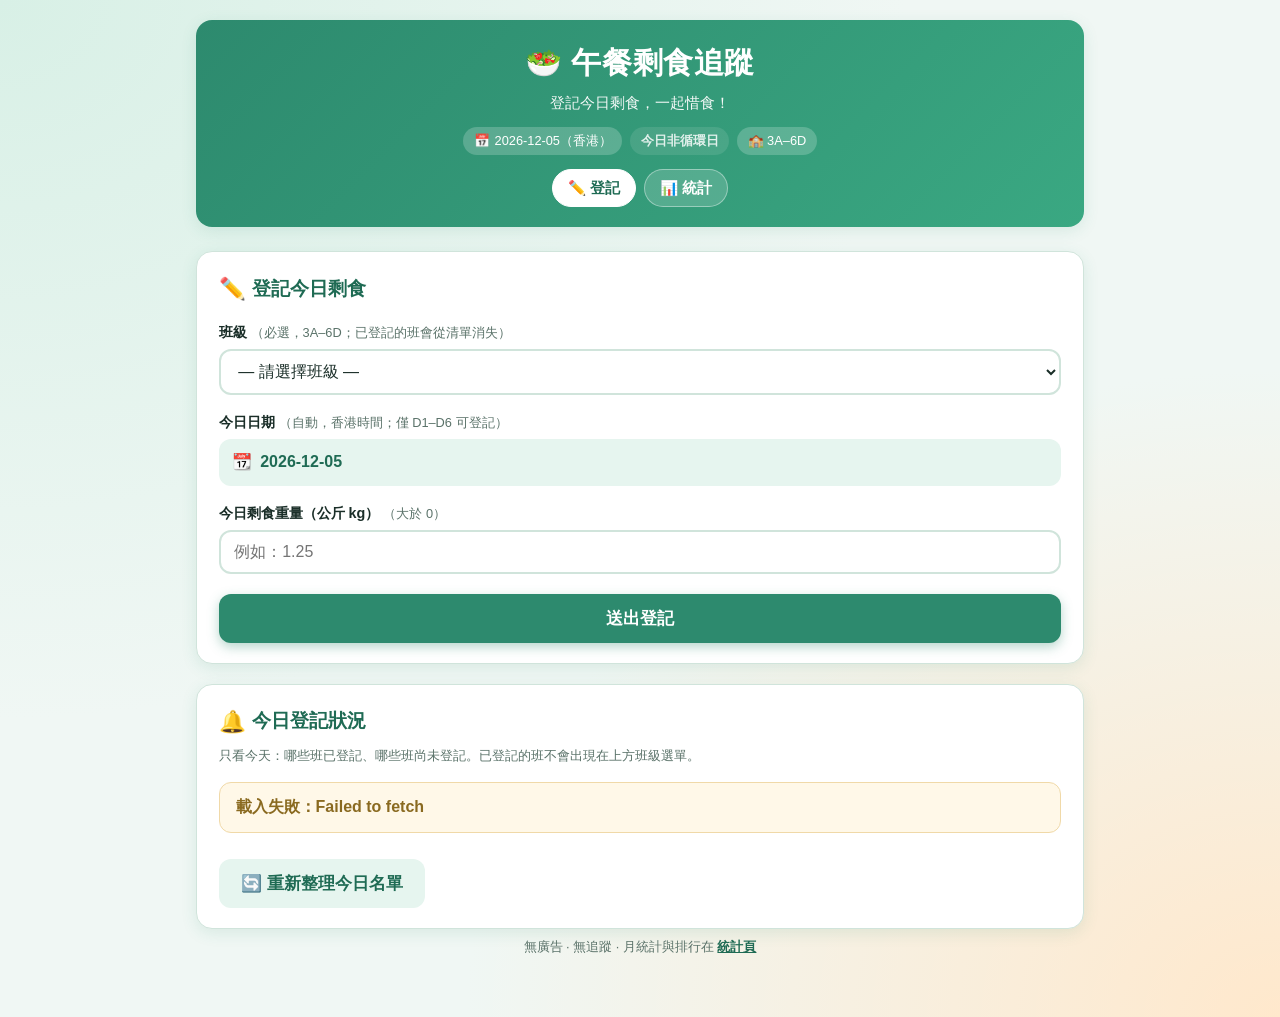
<file: index.html>
<!DOCTYPE html>
<html lang="zh-Hant">
<head>
  <meta charset="UTF-8" />
  <meta name="viewport" content="width=device-width, initial-scale=1" />
  <meta name="description" content="校園午餐剩食追蹤 — 登記今日剩食" />
  <meta name="robots" content="noindex, nofollow" />
  <title>午餐剩食追蹤｜登記</title>
  <link rel="stylesheet" href="styles.css" />
</head>
<body data-page="record">
  <div class="wrap">
    <header class="site-header">
      <h1>🥗 午餐剩食追蹤</h1>
      <p class="subtitle">登記今日剩食，一起惜食！</p>
      <div class="badge-row">
        <span class="badge">📅 <span id="header-date">—</span></span>
        <span class="badge" id="cycle-day-badge" hidden>—</span>
        <span class="badge">🏫 3A–6D</span>
      </div>
      <nav class="page-nav" aria-label="頁面">
        <a class="page-nav-link is-current" href="index.html" aria-current="page">✏️ 登記</a>
        <a class="page-nav-link" href="stats.html">📊 統計</a>
      </nav>
    </header>

    <div id="mock-banner" class="mock-banner" role="status">
      🧪 目前為<strong>示範模式</strong>（資料存在本機瀏覽器）。正式使用請在 config.js 關閉 USE_MOCK 並填入 Apps Script 網址。
    </div>

    <main>
      <section class="card" aria-labelledby="form-title">
        <h2 id="form-title"><span class="emoji">✏️</span> 登記今日剩食</h2>
        <form id="waste-form" class="form-grid" novalidate>
          <div>
            <label for="class-select">班級 <span class="hint">（必選，3A–6D；已登記的班會從清單消失）</span></label>
            <select id="class-select" name="class" required>
              <option value="">載入今日名單…</option>
            </select>
          </div>

          <div>
            <label>今日日期 <span class="hint">（自動，香港時間；僅 D1–D6 可登記）</span></label>
            <div class="date-display" id="today-display" aria-live="polite">
              <span>📆</span>
              <span id="today-date">—</span>
            </div>
          </div>

          <div>
            <label for="weight-input">
              今日剩食重量（公斤 kg）
              <span class="hint">（大於 0）</span>
            </label>
            <input
              id="weight-input"
              name="weight"
              type="number"
              inputmode="decimal"
              min="0.01"
              step="0.01"
              placeholder="例如：1.25"
              required
            />
          </div>

          <div class="actions">
            <button type="submit" class="btn btn-primary" id="submit-btn" disabled>
              送出登記
            </button>
          </div>
        </form>

        <div id="feedback" class="feedback" role="status" aria-live="polite">
          <p class="title" id="feedback-title"></p>
          <p class="msg" id="feedback-msg"></p>
          <div class="stats-line" id="feedback-stats" hidden></div>
        </div>
      </section>

      <section class="card" aria-labelledby="today-status-title">
        <h2 id="today-status-title"><span class="emoji">🔔</span> 今日登記狀況</h2>
        <p class="hint" style="margin: -0.5rem 0 1rem">
          只看今天：哪些班已登記、哪些班尚未登記。已登記的班不會出現在上方班級選單。
        </p>
        <p id="today-missing-status" class="today-missing-status">載入中…</p>
        <p class="today-group-label" id="today-missing-label" hidden>尚未登記</p>
        <div id="today-missing-list" class="today-missing-list" hidden></div>
        <p class="today-group-label" id="today-submitted-label" hidden>已登記</p>
        <p id="today-submitted-status" class="today-submitted-status" hidden></p>
        <div id="today-submitted-list" class="today-missing-list" hidden></div>
        <div class="actions" style="margin-top: 0.9rem">
          <button type="button" class="btn btn-secondary" id="refresh-today-btn">
            🔄 重新整理今日名單
          </button>
        </div>
      </section>
    </main>

    <p class="footer-note">
      無廣告 · 無追蹤 · 月統計與排行在 <a href="stats.html">統計頁</a>
    </p>
  </div>

  <script src="config.js"></script>
  <script src="app.js"></script>
</body>
</html>
</file>
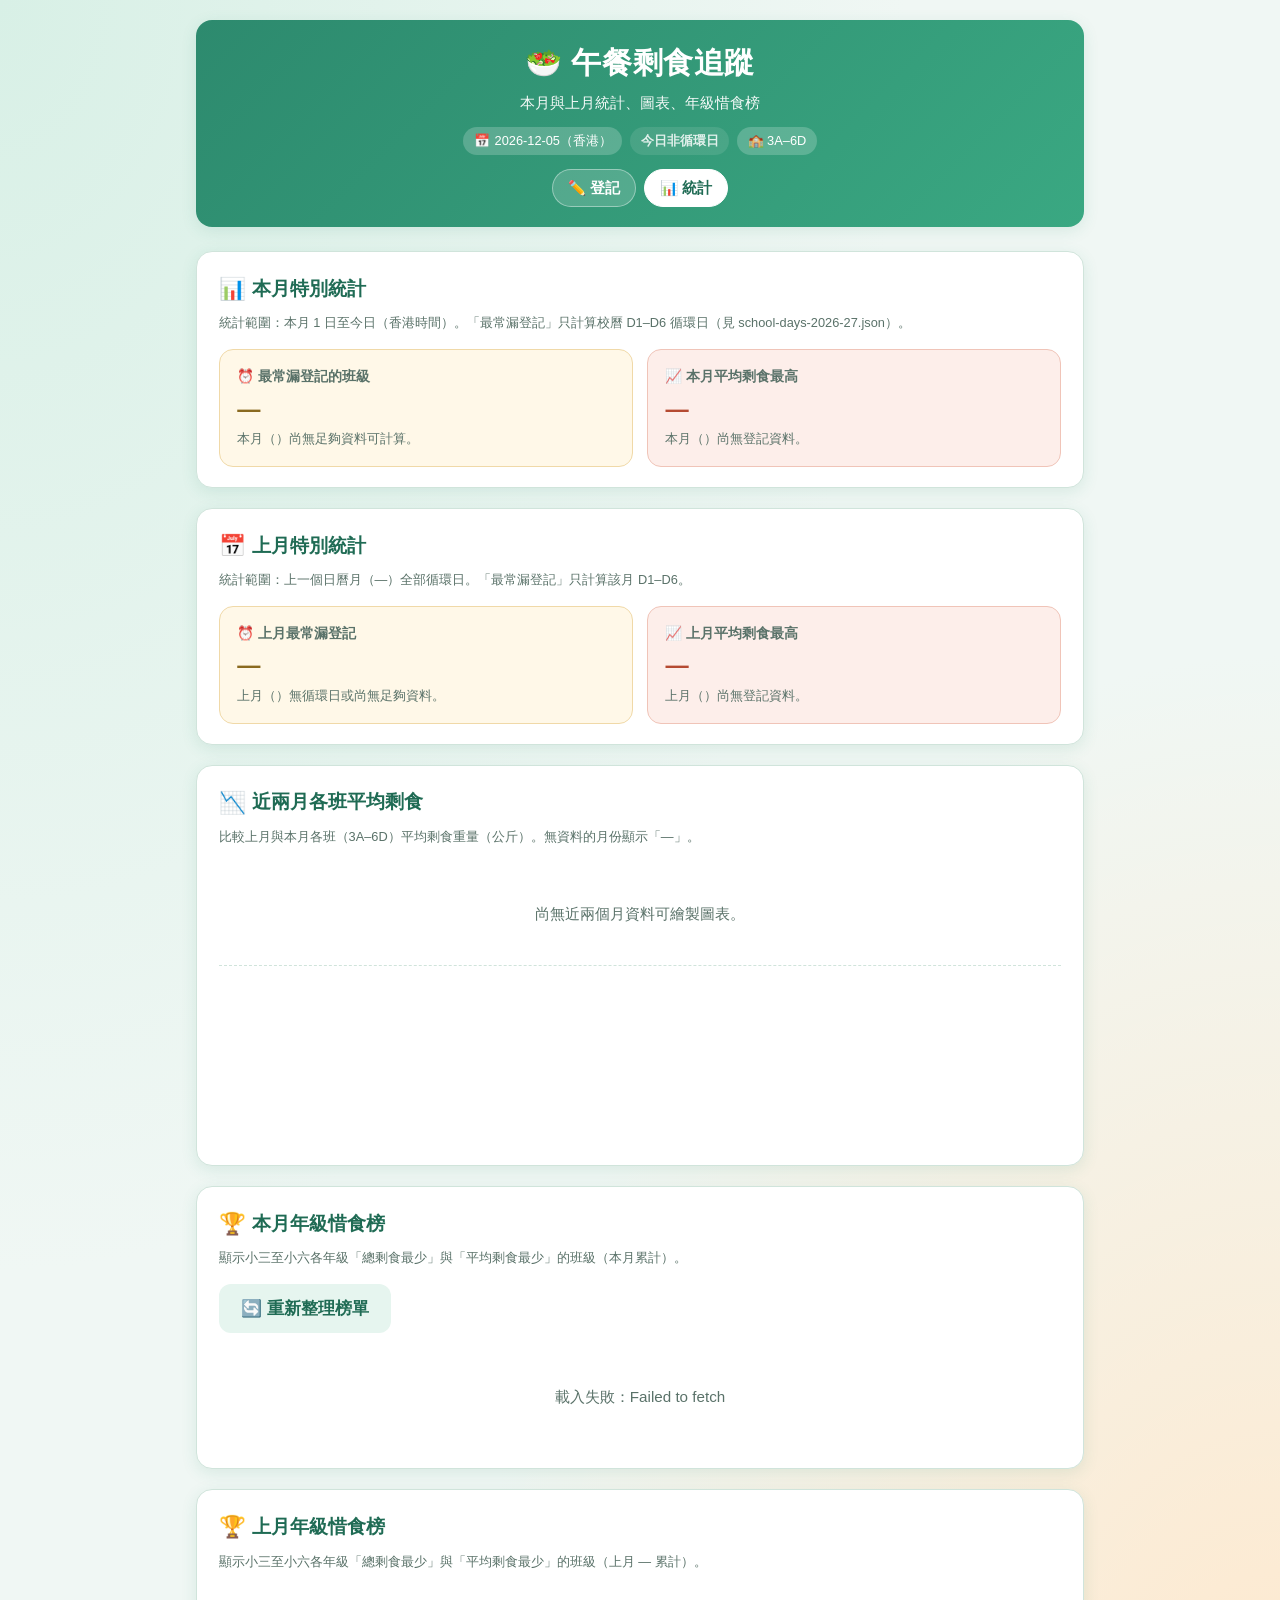
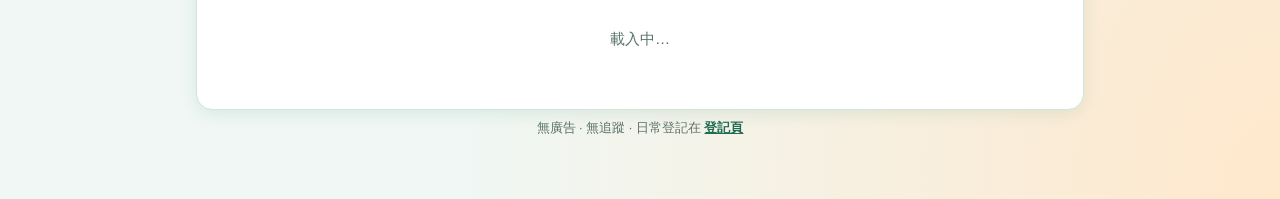
<file: stats.html>
<!DOCTYPE html>
<html lang="zh-Hant">
<head>
  <meta charset="UTF-8" />
  <meta name="viewport" content="width=device-width, initial-scale=1" />
  <meta name="description" content="校園午餐剩食追蹤 — 月統計與排行" />
  <meta name="robots" content="noindex, nofollow" />
  <title>午餐剩食追蹤｜統計</title>
  <link rel="stylesheet" href="styles.css" />
</head>
<body data-page="stats">
  <div class="wrap">
    <header class="site-header">
      <h1>🥗 午餐剩食追蹤</h1>
      <p class="subtitle">本月與上月統計、圖表、年級惜食榜</p>
      <div class="badge-row">
        <span class="badge">📅 <span id="header-date">—</span></span>
        <span class="badge" id="cycle-day-badge" hidden>—</span>
        <span class="badge">🏫 3A–6D</span>
      </div>
      <nav class="page-nav" aria-label="頁面">
        <a class="page-nav-link" href="index.html">✏️ 登記</a>
        <a class="page-nav-link is-current" href="stats.html" aria-current="page">📊 統計</a>
      </nav>
    </header>

    <div id="mock-banner" class="mock-banner" role="status">
      🧪 目前為<strong>示範模式</strong>（資料存在本機瀏覽器）。正式使用請在 config.js 關閉 USE_MOCK 並填入 Apps Script 網址。
    </div>

    <main>
      <section class="card" aria-labelledby="extra-stats-title">
        <h2 id="extra-stats-title"><span class="emoji">📊</span> 本月特別統計</h2>
        <p class="hint" style="margin: -0.5rem 0 1rem">
          統計範圍：本月 1 日至今日（香港時間）。「最常漏登記」只計算校曆 D1–D6 循環日（見 school-days-2026-27.json）。
        </p>
        <div class="extra-stats-grid">
          <div class="stat-tile stat-missed" id="most-missed-card">
            <div class="stat-tile-label">⏰ 最常漏登記的班級</div>
            <div class="stat-tile-value" id="most-missed-value">—</div>
            <div class="stat-tile-detail" id="most-missed-detail">載入中…</div>
          </div>
          <div class="stat-tile stat-high-avg" id="highest-avg-card">
            <div class="stat-tile-label">📈 本月平均剩食最高</div>
            <div class="stat-tile-value" id="highest-avg-value">—</div>
            <div class="stat-tile-detail" id="highest-avg-detail">載入中…</div>
          </div>
        </div>
      </section>

      <section class="card" aria-labelledby="last-month-stats-title">
        <h2 id="last-month-stats-title"><span class="emoji">📅</span> 上月特別統計</h2>
        <p class="hint" style="margin: -0.5rem 0 1rem">
          統計範圍：上一個日曆月（<span id="last-month-label">—</span>）全部循環日。「最常漏登記」只計算該月 D1–D6。
        </p>
        <div class="extra-stats-grid">
          <div class="stat-tile stat-missed" id="last-most-missed-card">
            <div class="stat-tile-label">⏰ 上月最常漏登記</div>
            <div class="stat-tile-value" id="last-most-missed-value">—</div>
            <div class="stat-tile-detail" id="last-most-missed-detail">載入中…</div>
          </div>
          <div class="stat-tile stat-high-avg" id="last-highest-avg-card">
            <div class="stat-tile-label">📈 上月平均剩食最高</div>
            <div class="stat-tile-value" id="last-highest-avg-value">—</div>
            <div class="stat-tile-detail" id="last-highest-avg-detail">載入中…</div>
          </div>
        </div>
      </section>

      <section class="card" aria-labelledby="chart-title">
        <h2 id="chart-title"><span class="emoji">📉</span> 近兩月各班平均剩食</h2>
        <p class="hint" style="margin: -0.5rem 0 1rem">
          比較上月與本月各班（3A–6D）平均剩食重量（公斤）。無資料的月份顯示「—」。
        </p>
        <div id="chart-legend" class="chart-legend" aria-hidden="false"></div>
        <p class="empty-state" id="chart-empty">載入中…</p>
        <div id="chart-body" class="chart-body" role="img" aria-label="近兩月各班平均剩食柱狀圖"></div>
      </section>

      <section class="card" aria-labelledby="dash-title">
        <h2 id="dash-title"><span class="emoji">🏆</span> 本月年級惜食榜</h2>
        <p class="hint" style="margin: -0.5rem 0 1rem">
          顯示小三至小六各年級「總剩食最少」與「平均剩食最少」的班級（本月累計）。
        </p>
        <div class="actions" style="margin-bottom: 0.85rem">
          <button type="button" class="btn btn-secondary" id="refresh-btn">
            🔄 重新整理榜單
          </button>
        </div>
        <div class="leaderboard" id="leaderboard">
          <p class="empty-state" id="lb-empty">載入中…</p>
          <table id="lb-table" hidden>
            <thead>
              <tr>
                <th>年級</th>
                <th>總量最少 🥇</th>
                <th>總量 (kg)</th>
                <th>平均最少 ⭐</th>
                <th>平均 (kg)</th>
              </tr>
            </thead>
            <tbody id="lb-body"></tbody>
          </table>
        </div>
      </section>

      <section class="card" aria-labelledby="last-dash-title">
        <h2 id="last-dash-title"><span class="emoji">🏆</span> 上月年級惜食榜</h2>
        <p class="hint" style="margin: -0.5rem 0 1rem">
          顯示小三至小六各年級「總剩食最少」與「平均剩食最少」的班級（上月 <span id="last-grade-month-label">—</span> 累計）。
        </p>
        <div class="leaderboard" id="last-leaderboard">
          <p class="empty-state" id="last-lb-empty">載入中…</p>
          <table id="last-lb-table" hidden>
            <thead>
              <tr>
                <th>年級</th>
                <th>總量最少 🥇</th>
                <th>總量 (kg)</th>
                <th>平均最少 ⭐</th>
                <th>平均 (kg)</th>
              </tr>
            </thead>
            <tbody id="last-lb-body"></tbody>
          </table>
        </div>
      </section>
    </main>

    <p class="footer-note">
      無廣告 · 無追蹤 · 日常登記在 <a href="index.html">登記頁</a>
    </p>
  </div>

  <script src="config.js"></script>
  <script src="app.js"></script>
</body>
</html>
</file>
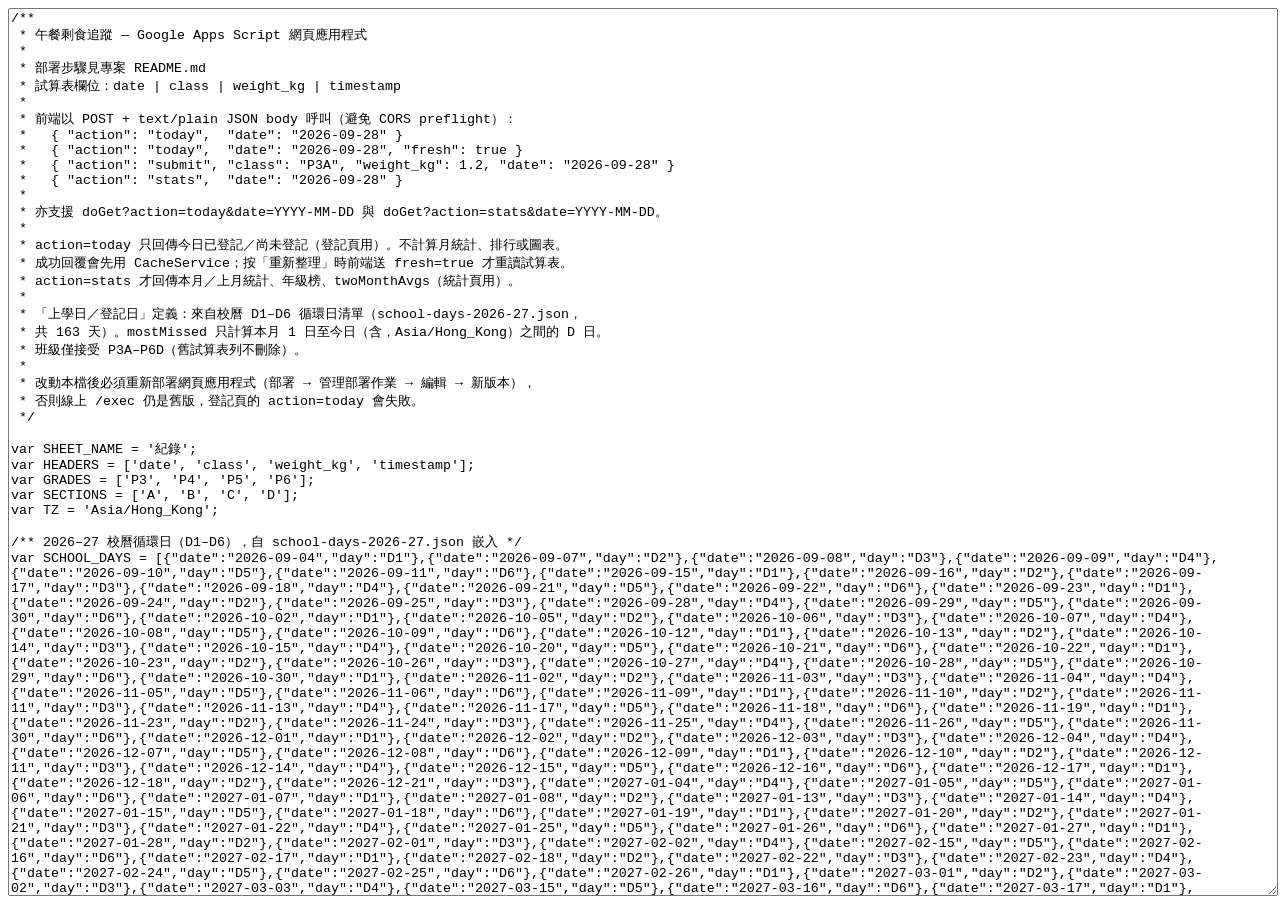
<file: apps-script/source.html>
<!doctype html><meta charset="utf-8"><textarea id="t" style="width:100%;height:98vh">/**
 * 午餐剩食追蹤 — Google Apps Script 網頁應用程式
 *
 * 部署步驟見專案 README.md
 * 試算表欄位：date | class | weight_kg | timestamp
 *
 * 前端以 POST + text/plain JSON body 呼叫（避免 CORS preflight）：
 *   { &quot;action&quot;: &quot;today&quot;,  &quot;date&quot;: &quot;2026-09-28&quot; }
 *   { &quot;action&quot;: &quot;today&quot;,  &quot;date&quot;: &quot;2026-09-28&quot;, &quot;fresh&quot;: true }
 *   { &quot;action&quot;: &quot;submit&quot;, &quot;class&quot;: &quot;P3A&quot;, &quot;weight_kg&quot;: 1.2, &quot;date&quot;: &quot;2026-09-28&quot; }
 *   { &quot;action&quot;: &quot;stats&quot;,  &quot;date&quot;: &quot;2026-09-28&quot; }
 *
 * 亦支援 doGet?action=today&amp;date=YYYY-MM-DD 與 doGet?action=stats&amp;date=YYYY-MM-DD。
 *
 * action=today 只回傳今日已登記／尚未登記（登記頁用）。不計算月統計、排行或圖表。
 * 成功回覆會先用 CacheService；按「重新整理」時前端送 fresh=true 才重讀試算表。
 * action=stats 才回傳本月／上月統計、年級榜、twoMonthAvgs（統計頁用）。
 *
 * 「上學日／登記日」定義：來自校曆 D1–D6 循環日清單（school-days-2026-27.json，
 * 共 163 天）。mostMissed 只計算本月 1 日至今日（含，Asia/Hong_Kong）之間的 D 日。
 * 班級僅接受 P3A–P6D（舊試算表列不刪除）。
 *
 * 改動本檔後必須重新部署網頁應用程式（部署 → 管理部署作業 → 編輯 → 新版本），
 * 否則線上 /exec 仍是舊版，登記頁的 action=today 會失敗。
 */

var SHEET_NAME = &#x27;紀錄&#x27;;
var HEADERS = [&#x27;date&#x27;, &#x27;class&#x27;, &#x27;weight_kg&#x27;, &#x27;timestamp&#x27;];
var GRADES = [&#x27;P3&#x27;, &#x27;P4&#x27;, &#x27;P5&#x27;, &#x27;P6&#x27;];
var SECTIONS = [&#x27;A&#x27;, &#x27;B&#x27;, &#x27;C&#x27;, &#x27;D&#x27;];
var TZ = &#x27;Asia/Hong_Kong&#x27;;

/** 2026–27 校曆循環日（D1–D6），自 school-days-2026-27.json 嵌入 */
var SCHOOL_DAYS = [{&quot;date&quot;:&quot;2026-09-04&quot;,&quot;day&quot;:&quot;D1&quot;},{&quot;date&quot;:&quot;2026-09-07&quot;,&quot;day&quot;:&quot;D2&quot;},{&quot;date&quot;:&quot;2026-09-08&quot;,&quot;day&quot;:&quot;D3&quot;},{&quot;date&quot;:&quot;2026-09-09&quot;,&quot;day&quot;:&quot;D4&quot;},{&quot;date&quot;:&quot;2026-09-10&quot;,&quot;day&quot;:&quot;D5&quot;},{&quot;date&quot;:&quot;2026-09-11&quot;,&quot;day&quot;:&quot;D6&quot;},{&quot;date&quot;:&quot;2026-09-15&quot;,&quot;day&quot;:&quot;D1&quot;},{&quot;date&quot;:&quot;2026-09-16&quot;,&quot;day&quot;:&quot;D2&quot;},{&quot;date&quot;:&quot;2026-09-17&quot;,&quot;day&quot;:&quot;D3&quot;},{&quot;date&quot;:&quot;2026-09-18&quot;,&quot;day&quot;:&quot;D4&quot;},{&quot;date&quot;:&quot;2026-09-21&quot;,&quot;day&quot;:&quot;D5&quot;},{&quot;date&quot;:&quot;2026-09-22&quot;,&quot;day&quot;:&quot;D6&quot;},{&quot;date&quot;:&quot;2026-09-23&quot;,&quot;day&quot;:&quot;D1&quot;},{&quot;date&quot;:&quot;2026-09-24&quot;,&quot;day&quot;:&quot;D2&quot;},{&quot;date&quot;:&quot;2026-09-25&quot;,&quot;day&quot;:&quot;D3&quot;},{&quot;date&quot;:&quot;2026-09-28&quot;,&quot;day&quot;:&quot;D4&quot;},{&quot;date&quot;:&quot;2026-09-29&quot;,&quot;day&quot;:&quot;D5&quot;},{&quot;date&quot;:&quot;2026-09-30&quot;,&quot;day&quot;:&quot;D6&quot;},{&quot;date&quot;:&quot;2026-10-02&quot;,&quot;day&quot;:&quot;D1&quot;},{&quot;date&quot;:&quot;2026-10-05&quot;,&quot;day&quot;:&quot;D2&quot;},{&quot;date&quot;:&quot;2026-10-06&quot;,&quot;day&quot;:&quot;D3&quot;},{&quot;date&quot;:&quot;2026-10-07&quot;,&quot;day&quot;:&quot;D4&quot;},{&quot;date&quot;:&quot;2026-10-08&quot;,&quot;day&quot;:&quot;D5&quot;},{&quot;date&quot;:&quot;2026-10-09&quot;,&quot;day&quot;:&quot;D6&quot;},{&quot;date&quot;:&quot;2026-10-12&quot;,&quot;day&quot;:&quot;D1&quot;},{&quot;date&quot;:&quot;2026-10-13&quot;,&quot;day&quot;:&quot;D2&quot;},{&quot;date&quot;:&quot;2026-10-14&quot;,&quot;day&quot;:&quot;D3&quot;},{&quot;date&quot;:&quot;2026-10-15&quot;,&quot;day&quot;:&quot;D4&quot;},{&quot;date&quot;:&quot;2026-10-20&quot;,&quot;day&quot;:&quot;D5&quot;},{&quot;date&quot;:&quot;2026-10-21&quot;,&quot;day&quot;:&quot;D6&quot;},{&quot;date&quot;:&quot;2026-10-22&quot;,&quot;day&quot;:&quot;D1&quot;},{&quot;date&quot;:&quot;2026-10-23&quot;,&quot;day&quot;:&quot;D2&quot;},{&quot;date&quot;:&quot;2026-10-26&quot;,&quot;day&quot;:&quot;D3&quot;},{&quot;date&quot;:&quot;2026-10-27&quot;,&quot;day&quot;:&quot;D4&quot;},{&quot;date&quot;:&quot;2026-10-28&quot;,&quot;day&quot;:&quot;D5&quot;},{&quot;date&quot;:&quot;2026-10-29&quot;,&quot;day&quot;:&quot;D6&quot;},{&quot;date&quot;:&quot;2026-10-30&quot;,&quot;day&quot;:&quot;D1&quot;},{&quot;date&quot;:&quot;2026-11-02&quot;,&quot;day&quot;:&quot;D2&quot;},{&quot;date&quot;:&quot;2026-11-03&quot;,&quot;day&quot;:&quot;D3&quot;},{&quot;date&quot;:&quot;2026-11-04&quot;,&quot;day&quot;:&quot;D4&quot;},{&quot;date&quot;:&quot;2026-11-05&quot;,&quot;day&quot;:&quot;D5&quot;},{&quot;date&quot;:&quot;2026-11-06&quot;,&quot;day&quot;:&quot;D6&quot;},{&quot;date&quot;:&quot;2026-11-09&quot;,&quot;day&quot;:&quot;D1&quot;},{&quot;date&quot;:&quot;2026-11-10&quot;,&quot;day&quot;:&quot;D2&quot;},{&quot;date&quot;:&quot;2026-11-11&quot;,&quot;day&quot;:&quot;D3&quot;},{&quot;date&quot;:&quot;2026-11-13&quot;,&quot;day&quot;:&quot;D4&quot;},{&quot;date&quot;:&quot;2026-11-17&quot;,&quot;day&quot;:&quot;D5&quot;},{&quot;date&quot;:&quot;2026-11-18&quot;,&quot;day&quot;:&quot;D6&quot;},{&quot;date&quot;:&quot;2026-11-19&quot;,&quot;day&quot;:&quot;D1&quot;},{&quot;date&quot;:&quot;2026-11-23&quot;,&quot;day&quot;:&quot;D2&quot;},{&quot;date&quot;:&quot;2026-11-24&quot;,&quot;day&quot;:&quot;D3&quot;},{&quot;date&quot;:&quot;2026-11-25&quot;,&quot;day&quot;:&quot;D4&quot;},{&quot;date&quot;:&quot;2026-11-26&quot;,&quot;day&quot;:&quot;D5&quot;},{&quot;date&quot;:&quot;2026-11-30&quot;,&quot;day&quot;:&quot;D6&quot;},{&quot;date&quot;:&quot;2026-12-01&quot;,&quot;day&quot;:&quot;D1&quot;},{&quot;date&quot;:&quot;2026-12-02&quot;,&quot;day&quot;:&quot;D2&quot;},{&quot;date&quot;:&quot;2026-12-03&quot;,&quot;day&quot;:&quot;D3&quot;},{&quot;date&quot;:&quot;2026-12-04&quot;,&quot;day&quot;:&quot;D4&quot;},{&quot;date&quot;:&quot;2026-12-07&quot;,&quot;day&quot;:&quot;D5&quot;},{&quot;date&quot;:&quot;2026-12-08&quot;,&quot;day&quot;:&quot;D6&quot;},{&quot;date&quot;:&quot;2026-12-09&quot;,&quot;day&quot;:&quot;D1&quot;},{&quot;date&quot;:&quot;2026-12-10&quot;,&quot;day&quot;:&quot;D2&quot;},{&quot;date&quot;:&quot;2026-12-11&quot;,&quot;day&quot;:&quot;D3&quot;},{&quot;date&quot;:&quot;2026-12-14&quot;,&quot;day&quot;:&quot;D4&quot;},{&quot;date&quot;:&quot;2026-12-15&quot;,&quot;day&quot;:&quot;D5&quot;},{&quot;date&quot;:&quot;2026-12-16&quot;,&quot;day&quot;:&quot;D6&quot;},{&quot;date&quot;:&quot;2026-12-17&quot;,&quot;day&quot;:&quot;D1&quot;},{&quot;date&quot;:&quot;2026-12-18&quot;,&quot;day&quot;:&quot;D2&quot;},{&quot;date&quot;:&quot;2026-12-21&quot;,&quot;day&quot;:&quot;D3&quot;},{&quot;date&quot;:&quot;2027-01-04&quot;,&quot;day&quot;:&quot;D4&quot;},{&quot;date&quot;:&quot;2027-01-05&quot;,&quot;day&quot;:&quot;D5&quot;},{&quot;date&quot;:&quot;2027-01-06&quot;,&quot;day&quot;:&quot;D6&quot;},{&quot;date&quot;:&quot;2027-01-07&quot;,&quot;day&quot;:&quot;D1&quot;},{&quot;date&quot;:&quot;2027-01-08&quot;,&quot;day&quot;:&quot;D2&quot;},{&quot;date&quot;:&quot;2027-01-13&quot;,&quot;day&quot;:&quot;D3&quot;},{&quot;date&quot;:&quot;2027-01-14&quot;,&quot;day&quot;:&quot;D4&quot;},{&quot;date&quot;:&quot;2027-01-15&quot;,&quot;day&quot;:&quot;D5&quot;},{&quot;date&quot;:&quot;2027-01-18&quot;,&quot;day&quot;:&quot;D6&quot;},{&quot;date&quot;:&quot;2027-01-19&quot;,&quot;day&quot;:&quot;D1&quot;},{&quot;date&quot;:&quot;2027-01-20&quot;,&quot;day&quot;:&quot;D2&quot;},{&quot;date&quot;:&quot;2027-01-21&quot;,&quot;day&quot;:&quot;D3&quot;},{&quot;date&quot;:&quot;2027-01-22&quot;,&quot;day&quot;:&quot;D4&quot;},{&quot;date&quot;:&quot;2027-01-25&quot;,&quot;day&quot;:&quot;D5&quot;},{&quot;date&quot;:&quot;2027-01-26&quot;,&quot;day&quot;:&quot;D6&quot;},{&quot;date&quot;:&quot;2027-01-27&quot;,&quot;day&quot;:&quot;D1&quot;},{&quot;date&quot;:&quot;2027-01-28&quot;,&quot;day&quot;:&quot;D2&quot;},{&quot;date&quot;:&quot;2027-02-01&quot;,&quot;day&quot;:&quot;D3&quot;},{&quot;date&quot;:&quot;2027-02-02&quot;,&quot;day&quot;:&quot;D4&quot;},{&quot;date&quot;:&quot;2027-02-15&quot;,&quot;day&quot;:&quot;D5&quot;},{&quot;date&quot;:&quot;2027-02-16&quot;,&quot;day&quot;:&quot;D6&quot;},{&quot;date&quot;:&quot;2027-02-17&quot;,&quot;day&quot;:&quot;D1&quot;},{&quot;date&quot;:&quot;2027-02-18&quot;,&quot;day&quot;:&quot;D2&quot;},{&quot;date&quot;:&quot;2027-02-22&quot;,&quot;day&quot;:&quot;D3&quot;},{&quot;date&quot;:&quot;2027-02-23&quot;,&quot;day&quot;:&quot;D4&quot;},{&quot;date&quot;:&quot;2027-02-24&quot;,&quot;day&quot;:&quot;D5&quot;},{&quot;date&quot;:&quot;2027-02-25&quot;,&quot;day&quot;:&quot;D6&quot;},{&quot;date&quot;:&quot;2027-02-26&quot;,&quot;day&quot;:&quot;D1&quot;},{&quot;date&quot;:&quot;2027-03-01&quot;,&quot;day&quot;:&quot;D2&quot;},{&quot;date&quot;:&quot;2027-03-02&quot;,&quot;day&quot;:&quot;D3&quot;},{&quot;date&quot;:&quot;2027-03-03&quot;,&quot;day&quot;:&quot;D4&quot;},{&quot;date&quot;:&quot;2027-03-15&quot;,&quot;day&quot;:&quot;D5&quot;},{&quot;date&quot;:&quot;2027-03-16&quot;,&quot;day&quot;:&quot;D6&quot;},{&quot;date&quot;:&quot;2027-03-17&quot;,&quot;day&quot;:&quot;D1&quot;},{&quot;date&quot;:&quot;2027-03-18&quot;,&quot;day&quot;:&quot;D2&quot;},{&quot;date&quot;:&quot;2027-03-19&quot;,&quot;day&quot;:&quot;D3&quot;},{&quot;date&quot;:&quot;2027-03-22&quot;,&quot;day&quot;:&quot;D4&quot;},{&quot;date&quot;:&quot;2027-03-23&quot;,&quot;day&quot;:&quot;D5&quot;},{&quot;date&quot;:&quot;2027-03-24&quot;,&quot;day&quot;:&quot;D6&quot;},{&quot;date&quot;:&quot;2027-03-25&quot;,&quot;day&quot;:&quot;D1&quot;},{&quot;date&quot;:&quot;2027-04-07&quot;,&quot;day&quot;:&quot;D2&quot;},{&quot;date&quot;:&quot;2027-04-08&quot;,&quot;day&quot;:&quot;D3&quot;},{&quot;date&quot;:&quot;2027-04-09&quot;,&quot;day&quot;:&quot;D4&quot;},{&quot;date&quot;:&quot;2027-04-12&quot;,&quot;day&quot;:&quot;D5&quot;},{&quot;date&quot;:&quot;2027-04-13&quot;,&quot;day&quot;:&quot;D6&quot;},{&quot;date&quot;:&quot;2027-04-14&quot;,&quot;day&quot;:&quot;D1&quot;},{&quot;date&quot;:&quot;2027-04-15&quot;,&quot;day&quot;:&quot;D2&quot;},{&quot;date&quot;:&quot;2027-04-16&quot;,&quot;day&quot;:&quot;D3&quot;},{&quot;date&quot;:&quot;2027-04-19&quot;,&quot;day&quot;:&quot;D4&quot;},{&quot;date&quot;:&quot;2027-04-20&quot;,&quot;day&quot;:&quot;D5&quot;},{&quot;date&quot;:&quot;2027-04-21&quot;,&quot;day&quot;:&quot;D6&quot;},{&quot;date&quot;:&quot;2027-04-22&quot;,&quot;day&quot;:&quot;D1&quot;},{&quot;date&quot;:&quot;2027-04-26&quot;,&quot;day&quot;:&quot;D2&quot;},{&quot;date&quot;:&quot;2027-04-27&quot;,&quot;day&quot;:&quot;D3&quot;},{&quot;date&quot;:&quot;2027-04-28&quot;,&quot;day&quot;:&quot;D4&quot;},{&quot;date&quot;:&quot;2027-04-29&quot;,&quot;day&quot;:&quot;D5&quot;},{&quot;date&quot;:&quot;2027-04-30&quot;,&quot;day&quot;:&quot;D6&quot;},{&quot;date&quot;:&quot;2027-05-03&quot;,&quot;day&quot;:&quot;D1&quot;},{&quot;date&quot;:&quot;2027-05-04&quot;,&quot;day&quot;:&quot;D2&quot;},{&quot;date&quot;:&quot;2027-05-05&quot;,&quot;day&quot;:&quot;D3&quot;},{&quot;date&quot;:&quot;2027-05-06&quot;,&quot;day&quot;:&quot;D4&quot;},{&quot;date&quot;:&quot;2027-05-11&quot;,&quot;day&quot;:&quot;D5&quot;},{&quot;date&quot;:&quot;2027-05-12&quot;,&quot;day&quot;:&quot;D6&quot;},{&quot;date&quot;:&quot;2027-05-14&quot;,&quot;day&quot;:&quot;D1&quot;},{&quot;date&quot;:&quot;2027-05-17&quot;,&quot;day&quot;:&quot;D2&quot;},{&quot;date&quot;:&quot;2027-05-18&quot;,&quot;day&quot;:&quot;D3&quot;},{&quot;date&quot;:&quot;2027-05-19&quot;,&quot;day&quot;:&quot;D4&quot;},{&quot;date&quot;:&quot;2027-05-20&quot;,&quot;day&quot;:&quot;D5&quot;},{&quot;date&quot;:&quot;2027-05-21&quot;,&quot;day&quot;:&quot;D6&quot;},{&quot;date&quot;:&quot;2027-05-24&quot;,&quot;day&quot;:&quot;D1&quot;},{&quot;date&quot;:&quot;2027-05-25&quot;,&quot;day&quot;:&quot;D2&quot;},{&quot;date&quot;:&quot;2027-05-26&quot;,&quot;day&quot;:&quot;D3&quot;},{&quot;date&quot;:&quot;2027-05-27&quot;,&quot;day&quot;:&quot;D4&quot;},{&quot;date&quot;:&quot;2027-05-28&quot;,&quot;day&quot;:&quot;D5&quot;},{&quot;date&quot;:&quot;2027-05-31&quot;,&quot;day&quot;:&quot;D6&quot;},{&quot;date&quot;:&quot;2027-06-01&quot;,&quot;day&quot;:&quot;D1&quot;},{&quot;date&quot;:&quot;2027-06-02&quot;,&quot;day&quot;:&quot;D2&quot;},{&quot;date&quot;:&quot;2027-06-10&quot;,&quot;day&quot;:&quot;D3&quot;},{&quot;date&quot;:&quot;2027-06-11&quot;,&quot;day&quot;:&quot;D4&quot;},{&quot;date&quot;:&quot;2027-06-14&quot;,&quot;day&quot;:&quot;D5&quot;},{&quot;date&quot;:&quot;2027-06-15&quot;,&quot;day&quot;:&quot;D6&quot;},{&quot;date&quot;:&quot;2027-06-16&quot;,&quot;day&quot;:&quot;D1&quot;},{&quot;date&quot;:&quot;2027-06-17&quot;,&quot;day&quot;:&quot;D2&quot;},{&quot;date&quot;:&quot;2027-06-18&quot;,&quot;day&quot;:&quot;D3&quot;},{&quot;date&quot;:&quot;2027-06-21&quot;,&quot;day&quot;:&quot;D4&quot;},{&quot;date&quot;:&quot;2027-06-22&quot;,&quot;day&quot;:&quot;D5&quot;},{&quot;date&quot;:&quot;2027-06-23&quot;,&quot;day&quot;:&quot;D6&quot;},{&quot;date&quot;:&quot;2027-06-24&quot;,&quot;day&quot;:&quot;D1&quot;},{&quot;date&quot;:&quot;2027-06-28&quot;,&quot;day&quot;:&quot;D2&quot;},{&quot;date&quot;:&quot;2027-06-29&quot;,&quot;day&quot;:&quot;D3&quot;},{&quot;date&quot;:&quot;2027-06-30&quot;,&quot;day&quot;:&quot;D4&quot;},{&quot;date&quot;:&quot;2027-07-05&quot;,&quot;day&quot;:&quot;D5&quot;},{&quot;date&quot;:&quot;2027-07-06&quot;,&quot;day&quot;:&quot;D6&quot;},{&quot;date&quot;:&quot;2027-07-07&quot;,&quot;day&quot;:&quot;D1&quot;}];

function schoolDayMap_() {
  var map = {};
  for (var i = 0; i &lt; SCHOOL_DAYS.length; i++) {
    map[SCHOOL_DAYS[i].date] = SCHOOL_DAYS[i].day;
  }
  return map;
}

function cycleDayFor_(dateStr) {
  var map = schoolDayMap_();
  return map[dateStr] || null;
}

function isSchoolDay_(dateStr) {
  return !!cycleDayFor_(dateStr);
}

function validClasses_() {
  var list = [];
  for (var g = 0; g &lt; GRADES.length; g++) {
    for (var s = 0; s &lt; SECTIONS.length; s++) {
      list.push(GRADES[g] + SECTIONS[s]);
    }
  }
  return list;
}

function round2_(n) {
  return Math.round(Number(n) * 100) / 100;
}

function hkToday_() {
  return Utilities.formatDate(new Date(), TZ, &#x27;yyyy-MM-dd&#x27;);
}

function jsonOut_(obj) {
  return ContentService
    .createTextOutput(JSON.stringify(obj))
    .setMimeType(ContentService.MimeType.JSON);
}

function getOrCreateSheet_() {
  var ss = SpreadsheetApp.getActiveSpreadsheet();
  var sheet = ss.getSheetByName(SHEET_NAME);
  if (!sheet) {
    sheet = ss.insertSheet(SHEET_NAME);
  }
  ensureHeaders_(sheet);
  return sheet;
}

function ensureHeaders_(sheet) {
  var lastCol = Math.max(sheet.getLastColumn(), HEADERS.length);
  var range = sheet.getRange(1, 1, 1, HEADERS.length);
  var values = range.getValues()[0];
  var needWrite = false;
  for (var i = 0; i &lt; HEADERS.length; i++) {
    if (String(values[i] || &#x27;&#x27;) !== HEADERS[i]) {
      needWrite = true;
      break;
    }
  }
  if (needWrite &amp;&amp; sheet.getLastRow() === 0) {
    range.setValues([HEADERS]);
    sheet.getRange(1, 1, 1, HEADERS.length).setFontWeight(&#x27;bold&#x27;);
  } else if (needWrite &amp;&amp; String(values[0] || &#x27;&#x27;) === &#x27;&#x27;) {
    range.setValues([HEADERS]);
    sheet.getRange(1, 1, 1, HEADERS.length).setFontWeight(&#x27;bold&#x27;);
  }
}

function readAllRows_(sheet) {
  var lastRow = sheet.getLastRow();
  if (lastRow &lt; 2) return [];
  var data = sheet.getRange(2, 1, lastRow, 4).getValues();
  var rows = [];
  for (var i = 0; i &lt; data.length; i++) {
    var d = data[i];
    if (!d[0] &amp;&amp; !d[1]) continue;
    var dateStr = normalizeDate_(d[0]);
    rows.push({
      date: dateStr,
      class: String(d[1]).trim().toUpperCase(),
      weight_kg: Number(d[2]),
      timestamp: d[3] ? String(d[3]) : &#x27;&#x27;,
    });
  }
  return rows;
}

function normalizeDate_(v) {
  if (Object.prototype.toString.call(v) === &#x27;[object Date]&#x27; &amp;&amp; !isNaN(v.getTime())) {
    return Utilities.formatDate(v, TZ, &#x27;yyyy-MM-dd&#x27;);
  }
  var s = String(v).trim();
  if (/^\d{4}-\d{2}-\d{2}/.test(s)) return s.substring(0, 10);
  return s;
}

/**
 * 本月 1 日至 asOfDate（含）之間的校曆 D1–D6 日期清單。
 */
function schoolDayList_(asOfDate) {
  var ym = String(asOfDate).substring(0, 7);
  var list = [];
  for (var i = 0; i &lt; SCHOOL_DAYS.length; i++) {
    var d = SCHOOL_DAYS[i].date;
    if (d.indexOf(ym) === 0 &amp;&amp; d &lt;= asOfDate) {
      list.push(d);
    }
  }
  return list;
}

/**
 * 本月最常漏登記的班級。
 * missedDays = 本月 D1–D6 上學日中沒有該班紀錄的天數；平手則全部列入 classes。
 */
function computeMostMissed_(rows, asOfDate) {
  var ym = String(asOfDate).substring(0, 7);
  var days = schoolDayList_(asOfDate);
  var totalDays = days.length;
  var classes = validClasses_();

  if (totalDays === 0) {
    return { class: null, classes: [], missedDays: 0, totalDays: 0 };
  }

  var submitted = {};
  for (var i = 0; i &lt; rows.length; i++) {
    var r = rows[i];
    if (String(r.date).indexOf(ym) !== 0) continue;
    if (!submitted[r.class]) submitted[r.class] = {};
    submitted[r.class][r.date] = true;
  }

  var maxMissed = -1;
  var winners = [];
  for (var c = 0; c &lt; classes.length; c++) {
    var cls = classes[c];
    var missed = 0;
    for (var di = 0; di &lt; days.length; di++) {
      if (!submitted[cls] || !submitted[cls][days[di]]) {
        missed++;
      }
    }
    if (missed &gt; maxMissed) {
      maxMissed = missed;
      winners = [cls];
    } else if (missed === maxMissed) {
      winners.push(cls);
    }
  }

  return {
    class: winners.length ? winners[0] : null,
    classes: winners,
    missedDays: maxMissed &lt; 0 ? 0 : maxMissed,
    totalDays: totalDays,
  };
}

function computeHighestAvg_(rows, ym) {
  var classes = validClasses_();
  var bestAvg = null;
  var winners = [];

  for (var c = 0; c &lt; classes.length; c++) {
    var cls = classes[c];
    var weights = [];
    for (var i = 0; i &lt; rows.length; i++) {
      if (rows[i].class === cls &amp;&amp; String(rows[i].date).indexOf(ym) === 0) {
        weights.push(Number(rows[i].weight_kg));
      }
    }
    if (weights.length === 0) continue;
    var sum = 0;
    for (var j = 0; j &lt; weights.length; j++) sum += weights[j];
    var avg = sum / weights.length;
    if (bestAvg === null || avg &gt; bestAvg) {
      bestAvg = avg;
      winners = [cls];
    } else if (avg === bestAvg) {
      winners.push(cls);
    }
  }

  if (winners.length === 0) {
    return { class: null, classes: [], avg: null };
  }
  return {
    class: winners[0],
    classes: winners,
    avg: round2_(bestAvg),
  };
}


/**
 * 上一個日曆月 YYYY-MM（相對目前 ym）。
 */
function prevMonth_(ym) {
  var y = parseInt(String(ym).substring(0, 4), 10);
  var m = parseInt(String(ym).substring(5, 7), 10);
  if (m === 1) {
    y--;
    m = 12;
  } else {
    m--;
  }
  return y + &#x27;-&#x27; + (m &lt; 10 ? &#x27;0&#x27; : &#x27;&#x27;) + m;
}

/**
 * 該月最後一天 YYYY-MM-DD。
 */
function lastDayOfMonth_(ym) {
  var y = parseInt(String(ym).substring(0, 4), 10);
  var m = parseInt(String(ym).substring(5, 7), 10);
  var last = new Date(y, m, 0); // JS：月份 0-based，day 0 = 上月最後一天
  var day = last.getDate();
  return String(ym) + &#x27;-&#x27; + (day &lt; 10 ? &#x27;0&#x27; : &#x27;&#x27;) + day;
}

/**
 * 今日尚未登記的班級（僅 D1–D6 日有意義）。
 * 回傳 { isSchoolDay, cycleDay, missing, submitted }
 */
function computeTodayMissing_(rows, today) {
  var cycleDay = cycleDayFor_(today);
  var classes = validClasses_();
  if (!cycleDay) {
    return { isSchoolDay: false, cycleDay: null, missing: [], submitted: [] };
  }
  var submittedMap = {};
  for (var i = 0; i &lt; rows.length; i++) {
    if (rows[i].date === today) {
      submittedMap[rows[i].class] = true;
    }
  }
  var missing = [];
  var submitted = [];
  for (var c = 0; c &lt; classes.length; c++) {
    var cls = classes[c];
    if (submittedMap[cls]) {
      submitted.push(cls);
    } else {
      missing.push(cls);
    }
  }
  return {
    isSchoolDay: true,
    cycleDay: cycleDay,
    missing: missing,
    submitted: submitted,
  };
}

/**
 * 近兩個月（上月＋本月）各班平均剩食。
 * 回傳 { months: [prev, current], byClass: { P3A: [null|num, null|num], ... } }
 */
function computeTwoMonthAvgs_(rows, currentYm) {
  var prevYm = prevMonth_(currentYm);
  var months = [prevYm, currentYm];
  var classes = validClasses_();
  var byClass = {};
  for (var c = 0; c &lt; classes.length; c++) {
    var cls = classes[c];
    var avgs = [];
    for (var mi = 0; mi &lt; months.length; mi++) {
      var ym = months[mi];
      var weights = [];
      for (var i = 0; i &lt; rows.length; i++) {
        if (rows[i].class === cls &amp;&amp; String(rows[i].date).indexOf(ym) === 0) {
          weights.push(Number(rows[i].weight_kg));
        }
      }
      if (weights.length === 0) {
        avgs.push(null);
      } else {
        var sum = 0;
        for (var j = 0; j &lt; weights.length; j++) sum += weights[j];
        avgs.push(round2_(sum / weights.length));
      }
    }
    byClass[cls] = avgs;
  }
  return { months: months, byClass: byClass };
}

/**
 * 彙總 stats 共用欄位（本月＋上月＋今日漏登＋兩月平均）。
 */
function buildStatsPayload_(rows, dateStr) {
  var ym = String(dateStr).substring(0, 7);
  var lastYm = prevMonth_(ym);
  var lastAsOf = lastDayOfMonth_(lastYm);
  return {
    gradeMins: computeGradeMins_(rows, ym),
    lastMonthGradeMins: computeGradeMins_(rows, lastYm),
    mostMissed: computeMostMissed_(rows, dateStr),
    highestAvg: computeHighestAvg_(rows, ym),
    month: ym,
    cycleDay: cycleDayFor_(dateStr),
    todayMissing: computeTodayMissing_(rows, dateStr),
    lastMonth: lastYm,
    lastMonthMostMissed: computeMostMissed_(rows, lastAsOf),
    lastMonthHighestAvg: computeHighestAvg_(rows, lastYm),
    twoMonthAvgs: computeTwoMonthAvgs_(rows, ym),
  };
}

function computeGradeMins_(rows, ym) {
  var gradeMins = {};
  for (var g = 0; g &lt; GRADES.length; g++) {
    var grade = GRADES[g];
    var bestTotal = null;
    var bestAvg = null;
    for (var s = 0; s &lt; SECTIONS.length; s++) {
      var cls = grade + SECTIONS[s];
      var clsRows = [];
      for (var i = 0; i &lt; rows.length; i++) {
        if (rows[i].class === cls &amp;&amp; String(rows[i].date).indexOf(ym) === 0) {
          clsRows.push(rows[i]);
        }
      }
      if (clsRows.length === 0) continue;
      var total = 0;
      for (var j = 0; j &lt; clsRows.length; j++) {
        total += Number(clsRows[j].weight_kg);
      }
      var avg = total / clsRows.length;
      if (!bestTotal || total &lt; bestTotal.total) {
        bestTotal = { class: cls, total: round2_(total), count: clsRows.length };
      }
      if (!bestAvg || avg &lt; bestAvg.avg) {
        bestAvg = { class: cls, avg: round2_(avg), count: clsRows.length };
      }
    }
    gradeMins[grade] = { lowestTotal: bestTotal, lowestAvg: bestAvg };
  }
  return gradeMins;
}

function classMonthAvg_(rows, className, ym) {
  var weights = [];
  for (var i = 0; i &lt; rows.length; i++) {
    if (rows[i].class === className &amp;&amp; String(rows[i].date).indexOf(ym) === 0) {
      weights.push(Number(rows[i].weight_kg));
    }
  }
  if (weights.length === 0) {
    return { avg: null, count: 0 };
  }
  var sum = 0;
  for (var j = 0; j &lt; weights.length; j++) sum += weights[j];
  return { avg: round2_(sum / weights.length), count: weights.length };
}

var PRAISE = [
  &#x27;太棒了！今天的剩食比平常少，你們真的很惜食！🌟&#x27;,
  &#x27;做得好！少剩一點，地球多一點笑容！💚&#x27;,
  &#x27;讚讚讚！班上同學一起努力，剩食越來越少！👏&#x27;,
  &#x27;超棒！今天的表現值得給自己一個大大的拇指！👍&#x27;,
];
var ENCOURAGE = [
  &#x27;沒關係，明天再一起努力少剩一點！我們可以的！💪&#x27;,
  &#x27;今天雖然多了一點，但下次記得只拿自己吃得完的分量喔！🌱&#x27;,
  &#x27;加油！每一天少剩一點，就是對地球最大的幫忙！🌍&#x27;,
  &#x27;別灰心！惜食是一場馬拉松，明天繼續挑戰吧！🌈&#x27;,
];

function pick_(arr) {
  return arr[Math.floor(Math.random() * arr.length)];
}

/** 今日已登記班級快取。避免登記頁每次都重讀整張試算表。 */
var TODAY_CACHE_TTL_SEC = 21600;
var TODAY_CACHE_PREFIX = &#x27;today_classes_v1_&#x27;;

function todayCacheKey_(dateStr) {
  return TODAY_CACHE_PREFIX + dateStr;
}

function readCachedTodayClasses_(dateStr) {
  try {
    var raw = CacheService.getScriptCache().get(todayCacheKey_(dateStr));
    if (raw == null || raw === &#x27;&#x27;) return null;
    var parsed = JSON.parse(raw);
    if (!parsed || !Array.isArray(parsed.classes)) return null;
    return parsed.classes;
  } catch (err) {
    return null;
  }
}

function writeCachedTodayClasses_(dateStr, classes) {
  try {
    CacheService.getScriptCache().put(
      todayCacheKey_(dateStr),
      JSON.stringify({ classes: classes }),
      TODAY_CACHE_TTL_SEC
    );
  } catch (err) {
    // 快取失敗時改走試算表，不影響寫入。
  }
}

/**
 * 只讀 date、class 兩欄，篩出當日已登記班級（不讀重量、不計算月統計）。
 */
function readTodayClassesFromSheet_(sheet, dateStr) {
  var lastRow = sheet.getLastRow();
  if (lastRow &lt; 2) return [];
  var data = sheet.getRange(2, 1, lastRow - 1, 2).getValues();
  var found = [];
  var seen = {};
  for (var i = 0; i &lt; data.length; i++) {
    if (normalizeDate_(data[i][0]) !== dateStr) continue;
    var cls = String(data[i][1] || &#x27;&#x27;).trim().toUpperCase();
    if (!cls || seen[cls]) continue;
    seen[cls] = true;
    found.push(cls);
  }
  return found;
}

/**
 * 送出時一次掃過 date/class/weight：確認當日重複，並只累計該班本月重量。
 * 不計算年級榜、上月或圖表。
 */
function scanSubmitContext_(sheet, dateStr, className, ym) {
  var lastRow = sheet.getLastRow();
  var todayClasses = [];
  var seen = {};
  var weights = [];
  var duplicate = false;
  if (lastRow &lt; 2) {
    return { todayClasses: todayClasses, duplicate: false, weights: weights };
  }
  var data = sheet.getRange(2, 1, lastRow - 1, 3).getValues();
  for (var i = 0; i &lt; data.length; i++) {
    var d = normalizeDate_(data[i][0]);
    var cls = String(data[i][1] || &#x27;&#x27;).trim().toUpperCase();
    if (!d || !cls) continue;
    if (d === dateStr) {
      if (!seen[cls]) {
        seen[cls] = true;
        todayClasses.push(cls);
      }
      if (cls === className) duplicate = true;
    }
    if (cls === className &amp;&amp; String(d).indexOf(ym) === 0) {
      var w = Number(data[i][2]);
      if (isFinite(w)) weights.push(w);
    }
  }
  return { todayClasses: todayClasses, duplicate: duplicate, weights: weights };
}

function todayPayloadFromClasses_(dateStr, submittedClasses) {
  var cycleDay = cycleDayFor_(dateStr);
  var classes = validClasses_();
  if (!cycleDay) {
    return {
      ok: true,
      date: dateStr,
      cycleDay: null,
      todayMissing: { isSchoolDay: false, cycleDay: null, missing: [], submitted: [] },
    };
  }
  var submittedMap = {};
  var i;
  for (i = 0; i &lt; submittedClasses.length; i++) {
    submittedMap[submittedClasses[i]] = true;
  }
  var missing = [];
  var submitted = [];
  for (i = 0; i &lt; classes.length; i++) {
    if (submittedMap[classes[i]]) submitted.push(classes[i]);
    else missing.push(classes[i]);
  }
  return {
    ok: true,
    date: dateStr,
    cycleDay: cycleDay,
    todayMissing: {
      isSchoolDay: true,
      cycleDay: cycleDay,
      missing: missing,
      submitted: submitted,
    },
  };
}

function wantsFresh_(body) {
  if (!body || body.fresh === undefined || body.fresh === null || body.fresh === &#x27;&#x27;) return false;
  if (body.fresh === true || body.fresh === 1) return true;
  var flag = String(body.fresh).toLowerCase();
  return flag === &#x27;1&#x27; || flag === &#x27;true&#x27; || flag === &#x27;yes&#x27;;
}

/**
 * 登記頁輕量讀取：只回今日已登記／尚未登記。
 * 非循環日不讀試算表。循環日優先用快取；fresh=true 時重讀 date+class 欄。
 */
function handleToday_(body) {
  var dateStr = String((body &amp;&amp; body.date) || &#x27;&#x27;).trim();
  if (!/^\d{4}-\d{2}-\d{2}$/.test(dateStr)) {
    dateStr = hkToday_();
  }
  if (!cycleDayFor_(dateStr)) {
    return jsonOut_(todayPayloadFromClasses_(dateStr, []));
  }
  if (!wantsFresh_(body)) {
    var cached = readCachedTodayClasses_(dateStr);
    if (cached) return jsonOut_(todayPayloadFromClasses_(dateStr, cached));
  }
  return withScriptLock_(function () {
    if (!wantsFresh_(body)) {
      var again = readCachedTodayClasses_(dateStr);
      if (again) return jsonOut_(todayPayloadFromClasses_(dateStr, again));
    }
    var sheet = getOrCreateSheet_();
    var classes = readTodayClassesFromSheet_(sheet, dateStr);
    writeCachedTodayClasses_(dateStr, classes);
    return jsonOut_(todayPayloadFromClasses_(dateStr, classes));
  });
}

function duplicatePayload_(dateStr, classList, cycleDay) {
  var info = todayPayloadFromClasses_(dateStr, classList || []);
  return {
    ok: false,
    error: &#x27;duplicate&#x27;,
    message: &#x27;這個班級今天已經登記過了喔！每天只能登記一次，明天再來吧！😊&#x27;,
    cycleDay: cycleDay,
    todayMissing: info.todayMissing,
  };
}

function withScriptLock_(fn) {
  var lock = LockService.getScriptLock();
  if (!lock.tryLock(15000)) {
    return jsonOut_({
      ok: false,
      error: &#x27;busy&#x27;,
      message: &#x27;系統忙碌中，請稍後再試一次。&#x27;,
    });
  }
  try {
    return fn();
  } finally {
    lock.releaseLock();
  }
}

function handleSubmit_(body) {
  var classes = validClasses_();
  var className = String(body[&#x27;class&#x27;] || &#x27;&#x27;).trim().toUpperCase();
  var weight = Number(body.weight_kg);
  var dateStr = String(body.date || &#x27;&#x27;).trim();

  if (classes.indexOf(className) === -1) {
    return jsonOut_({
      ok: false,
      error: &#x27;invalid_class&#x27;,
      message: &#x27;請選擇有效的班級（3A–6D）。&#x27;,
    });
  }
  if (!isFinite(weight) || weight &lt;= 0) {
    return jsonOut_({
      ok: false,
      error: &#x27;invalid_weight&#x27;,
      message: &#x27;請輸入大於 0 的剩食重量（公斤）。&#x27;,
    });
  }
  if (!/^\d{4}-\d{2}-\d{2}$/.test(dateStr)) {
    dateStr = hkToday_();
  }

  var cycleDay = cycleDayFor_(dateStr);
  if (!cycleDay) {
    return jsonOut_({
      ok: false,
      error: &#x27;not_school_day&#x27;,
      message: &#x27;今天不是校曆上的循環日（D1–D6），不用登記午餐剩食喔！請在有 D 日的上學日再來登記。📅&#x27;,
      cycleDay: null,
    });
  }

  return withScriptLock_(function () {
    var cached = readCachedTodayClasses_(dateStr);
    if (cached &amp;&amp; cached.indexOf(className) !== -1) {
      return jsonOut_(duplicatePayload_(dateStr, cached, cycleDay));
    }

    var sheet = getOrCreateSheet_();
    var ym = dateStr.substring(0, 7);
    var scan = scanSubmitContext_(sheet, dateStr, className, ym);
    if (scan.duplicate) {
      writeCachedTodayClasses_(dateStr, scan.todayClasses);
      return jsonOut_(duplicatePayload_(dateStr, scan.todayClasses, cycleDay));
    }

    var ts = Utilities.formatDate(new Date(), TZ, &quot;yyyy-MM-dd&#x27;T&#x27;HH:mm:ss&quot;);
    sheet.appendRow([dateStr, className, weight, ts]);

    var todayClasses = scan.todayClasses.slice();
    todayClasses.push(className);
    writeCachedTodayClasses_(dateStr, todayClasses);

    var weights = scan.weights.slice();
    weights.push(weight);
    var sum = 0;
    for (var j = 0; j &lt; weights.length; j++) sum += weights[j];
    var monthlyAvg = round2_(sum / weights.length);
    var above = weight &gt; monthlyAvg;
    var comparison = above ? &#x27;above&#x27; : (weight &lt; monthlyAvg ? &#x27;below&#x27; : &#x27;equal&#x27;);
    var message = above ? pick_(ENCOURAGE) : pick_(PRAISE);
    var todayInfo = todayPayloadFromClasses_(dateStr, todayClasses);

    return jsonOut_({
      ok: true,
      todayWeight: round2_(weight),
      monthlyAvg: monthlyAvg,
      sampleCount: weights.length,
      comparison: comparison,
      message: message,
      month: ym,
      cycleDay: cycleDay,
      todayMissing: todayInfo.todayMissing,
    });
  });
}

function handleStats_(body) {
  var dateStr = String((body &amp;&amp; body.date) || &#x27;&#x27;).trim();
  if (!/^\d{4}-\d{2}-\d{2}$/.test(dateStr)) {
    dateStr = hkToday_();
  }
  var sheet = getOrCreateSheet_();
  var rows = readAllRows_(sheet);
  var stats = buildStatsPayload_(rows, dateStr);
  return jsonOut_({
    ok: true,
    gradeMins: stats.gradeMins,
    lastMonthGradeMins: stats.lastMonthGradeMins,
    mostMissed: stats.mostMissed,
    highestAvg: stats.highestAvg,
    month: stats.month,
    cycleDay: stats.cycleDay,
    todayMissing: stats.todayMissing,
    lastMonth: stats.lastMonth,
    lastMonthMostMissed: stats.lastMonthMostMissed,
    lastMonthHighestAvg: stats.lastMonthHighestAvg,
    twoMonthAvgs: stats.twoMonthAvgs,
  });
}

function parseBody_(e) {
  if (!e || !e.postData || !e.postData.contents) return {};
  try {
    return JSON.parse(e.postData.contents);
  } catch (err) {
    return {};
  }
}

function doPost(e) {
  try {
    var body = parseBody_(e);
    var action = String(body.action || &#x27;submit&#x27;).toLowerCase();
    if (action === &#x27;today&#x27;) {
      return handleToday_(body);
    }
    if (action === &#x27;stats&#x27;) {
      return handleStats_(body);
    }
    if (action === &#x27;submit&#x27;) {
      return handleSubmit_(body);
    }
    return jsonOut_({ ok: false, error: &#x27;unknown_action&#x27;, message: &#x27;未知的操作&#x27; });
  } catch (err) {
    return jsonOut_({
      ok: false,
      error: &#x27;server&#x27;,
      message: &#x27;伺服器錯誤：&#x27; + err.message,
    });
  }
}

function doGet(e) {
  try {
    var p = (e &amp;&amp; e.parameter) || {};
    var action = String(p.action || &#x27;stats&#x27;).toLowerCase();
    if (action === &#x27;today&#x27;) {
      return handleToday_({ date: p.date || &#x27;&#x27;, fresh: p.fresh || &#x27;&#x27; });
    }
    if (action === &#x27;stats&#x27;) {
      return handleStats_({ date: p.date || &#x27;&#x27; });
    }
    return jsonOut_({
      ok: true,
      message: &#x27;午餐剩食追蹤 API 運作中。請用 POST 送出 action=today、action=submit 或 action=stats。&#x27;,
    });
  } catch (err) {
    return jsonOut_({
      ok: false,
      error: &#x27;server&#x27;,
      message: &#x27;伺服器錯誤：&#x27; + err.message,
    });
  }
}
</textarea>
</file>
<file: styles.css>
/* 午餐剩食追蹤 — 校園友善樣式 */
:root {
  --bg: #f0f7f4;
  --card: #ffffff;
  --primary: #2d8a6e;
  --primary-dark: #1f6b54;
  --primary-light: #e6f5ef;
  --accent: #f4a261;
  --accent-soft: #fff3e6;
  --danger: #e76f51;
  --danger-soft: #fde8e4;
  --success: #2a9d8f;
  --success-soft: #e6f7f5;
  --text: #1a2e28;
  --muted: #5a7269;
  --border: #d0e4db;
  --shadow: 0 4px 16px rgba(45, 138, 110, 0.12);
  --radius: 16px;
  --font: "Noto Sans TC", "PingFang TC", "Microsoft JhengHei", sans-serif;
}

*,
*::before,
*::after {
  box-sizing: border-box;
}

html {
  font-size: 16px;
  scroll-behavior: smooth;
}

body {
  margin: 0;
  min-height: 100vh;
  font-family: var(--font);
  color: var(--text);
  background:
    radial-gradient(ellipse at top left, #d8f0e6 0%, transparent 50%),
    radial-gradient(ellipse at bottom right, #ffe8cc 0%, transparent 45%),
    var(--bg);
  line-height: 1.55;
}

.wrap {
  max-width: 920px;
  margin: 0 auto;
  padding: 1.25rem 1rem 3rem;
}

header.site-header {
  text-align: center;
  margin-bottom: 1.5rem;
  padding: 1.25rem 1rem;
  background: linear-gradient(135deg, var(--primary) 0%, #3aa882 100%);
  color: #fff;
  border-radius: var(--radius);
  box-shadow: var(--shadow);
}

header.site-header h1 {
  margin: 0 0 0.35rem;
  font-size: clamp(1.35rem, 4vw, 1.85rem);
  font-weight: 700;
  letter-spacing: 0.02em;
}

header.site-header .subtitle {
  margin: 0;
  opacity: 0.95;
  font-size: 0.95rem;
}

.badge-row {
  display: flex;
  flex-wrap: wrap;
  gap: 0.5rem;
  justify-content: center;
  margin-top: 0.75rem;
}

.page-nav {
  display: flex;
  flex-wrap: wrap;
  justify-content: center;
  gap: 0.5rem;
  margin-top: 0.9rem;
}

.page-nav-link {
  text-decoration: none;
  color: #fff;
  background: rgba(255, 255, 255, 0.16);
  border: 1px solid rgba(255, 255, 255, 0.4);
  padding: 0.4rem 0.95rem;
  border-radius: 999px;
  font-weight: 700;
  font-size: 0.92rem;
}

.page-nav-link:hover {
  background: rgba(255, 255, 255, 0.28);
}

.page-nav-link.is-current {
  background: #fff;
  color: var(--primary-dark);
  border-color: #fff;
}

.footer-note a {
  color: var(--primary-dark);
  font-weight: 700;
}

.badge {
  display: inline-flex;
  align-items: center;
  gap: 0.3rem;
  background: rgba(255, 255, 255, 0.2);
  padding: 0.25rem 0.65rem;
  border-radius: 999px;
  font-size: 0.8rem;
}

main {
  display: flex;
  flex-direction: column;
  gap: 1.25rem;
}

.card {
  background: var(--card);
  border-radius: var(--radius);
  padding: 1.25rem 1.35rem;
  box-shadow: var(--shadow);
  border: 1px solid var(--border);
}

.card h2 {
  margin: 0 0 1rem;
  font-size: 1.2rem;
  color: var(--primary-dark);
  display: flex;
  align-items: center;
  gap: 0.4rem;
}

.card h2 .emoji {
  font-size: 1.35rem;
}

.form-grid {
  display: grid;
  gap: 1rem;
}

label {
  display: block;
  font-weight: 600;
  font-size: 0.9rem;
  margin-bottom: 0.35rem;
  color: var(--text);
}

.hint {
  font-weight: 400;
  color: var(--muted);
  font-size: 0.8rem;
}

select,
input[type="number"] {
  width: 100%;
  padding: 0.7rem 0.85rem;
  border: 2px solid var(--border);
  border-radius: 12px;
  font-size: 1rem;
  font-family: inherit;
  background: #fff;
  color: var(--text);
  transition: border-color 0.15s, box-shadow 0.15s;
}

select:focus,
input[type="number"]:focus {
  outline: none;
  border-color: var(--primary);
  box-shadow: 0 0 0 3px rgba(45, 138, 110, 0.2);
}

.date-display {
  display: flex;
  align-items: center;
  gap: 0.5rem;
  padding: 0.7rem 0.85rem;
  background: var(--primary-light);
  border-radius: 12px;
  font-weight: 600;
  color: var(--primary-dark);
}

.btn {
  display: inline-flex;
  align-items: center;
  justify-content: center;
  gap: 0.4rem;
  padding: 0.8rem 1.4rem;
  border: none;
  border-radius: 12px;
  font-size: 1.05rem;
  font-weight: 700;
  font-family: inherit;
  cursor: pointer;
  transition: transform 0.1s, background 0.15s, box-shadow 0.15s;
}

.btn:active {
  transform: scale(0.98);
}

.btn:disabled {
  opacity: 0.55;
  cursor: not-allowed;
  transform: none;
}

.btn-primary {
  width: 100%;
  background: var(--primary);
  color: #fff;
  box-shadow: 0 4px 12px rgba(45, 138, 110, 0.35);
}

.btn-primary:hover:not(:disabled) {
  background: var(--primary-dark);
}

.btn-secondary {
  background: var(--primary-light);
  color: var(--primary-dark);
}

.btn-secondary:hover:not(:disabled) {
  background: #d0ebe0;
}

.actions {
  display: flex;
  flex-wrap: wrap;
  gap: 0.6rem;
  margin-top: 0.25rem;
}

.feedback {
  display: none;
  margin-top: 1rem;
  padding: 1rem 1.1rem;
  border-radius: 12px;
  animation: fadeIn 0.35s ease;
}

.feedback.visible {
  display: block;
}

.feedback.success {
  background: var(--success-soft);
  border: 2px solid #9dd9d1;
}

.feedback.error {
  background: var(--danger-soft);
  border: 2px solid #f5b8a8;
}

.feedback.encourage {
  background: var(--accent-soft);
  border: 2px solid #f5c99a;
}

.feedback .title {
  font-weight: 700;
  font-size: 1.05rem;
  margin: 0 0 0.4rem;
}

.feedback .msg {
  margin: 0;
  white-space: pre-line;
}

.feedback .stats-line {
  margin-top: 0.65rem;
  padding-top: 0.65rem;
  border-top: 1px dashed rgba(0, 0, 0, 0.12);
  font-size: 0.95rem;
}

.leaderboard {
  overflow-x: auto;
  -webkit-overflow-scrolling: touch;
}

table {
  width: 100%;
  border-collapse: collapse;
  font-size: 0.92rem;
  min-width: 480px;
}

th,
td {
  padding: 0.65rem 0.75rem;
  text-align: left;
  border-bottom: 1px solid var(--border);
}

th {
  background: var(--primary-light);
  color: var(--primary-dark);
  font-weight: 700;
  white-space: nowrap;
}

tr:last-child td {
  border-bottom: none;
}

tr:hover td {
  background: #f8fcfa;
}

.medal {
  font-size: 1.1rem;
}

.empty-state {
  text-align: center;
  color: var(--muted);
  padding: 1.5rem 0.5rem;
  font-size: 0.95rem;
}

.footer-note {
  text-align: center;
  color: var(--muted);
  font-size: 0.8rem;
  margin-top: 0.5rem;
}

.mock-banner {
  display: none;
  background: #fff8e1;
  border: 1px solid #ffe082;
  color: #7a5c00;
  text-align: center;
  padding: 0.5rem 0.75rem;
  border-radius: 10px;
  font-size: 0.85rem;
  margin-bottom: 1rem;
}

.mock-banner.visible {
  display: block;
}

.loading {
  display: inline-block;
  width: 1em;
  height: 1em;
  border: 2px solid rgba(255, 255, 255, 0.4);
  border-top-color: #fff;
  border-radius: 50%;
  animation: spin 0.7s linear infinite;
  vertical-align: middle;
}

@keyframes spin {
  to {
    transform: rotate(360deg);
  }
}

@keyframes fadeIn {
  from {
    opacity: 0;
    transform: translateY(6px);
  }
  to {
    opacity: 1;
    transform: translateY(0);
  }
}

@media (max-width: 560px) {
  .wrap {
    padding: 0.85rem 0.65rem 2.5rem;
  }

  .card {
    padding: 1rem;
  }

  th,
  td {
    padding: 0.5rem 0.45rem;
    font-size: 0.85rem;
  }
}

/* ——— 本月特別統計 ——— */
.extra-stats-grid {
  display: grid;
  grid-template-columns: 1fr 1fr;
  gap: 0.85rem;
}

.stat-tile {
  border-radius: 14px;
  padding: 1rem 1.1rem;
  border: 1px solid var(--border);
  background: var(--primary-light);
}

.stat-tile.stat-missed {
  background: #fff8e8;
  border-color: #f0d9a8;
}

.stat-tile.stat-high-avg {
  background: #fdeeea;
  border-color: #f0c4b8;
}

.stat-tile-label {
  font-size: 0.85rem;
  font-weight: 600;
  color: var(--muted);
  margin-bottom: 0.4rem;
}

.stat-tile-value {
  font-size: 1.45rem;
  font-weight: 800;
  color: var(--primary-dark);
  letter-spacing: 0.01em;
  word-break: break-word;
  line-height: 1.3;
}

.stat-tile.stat-high-avg .stat-tile-value {
  color: #b54a32;
}

.stat-tile.stat-missed .stat-tile-value {
  color: #8a6a20;
}

.stat-tile-detail {
  margin-top: 0.35rem;
  font-size: 0.82rem;
  color: var(--muted);
}

@media (max-width: 560px) {
  .extra-stats-grid {
    grid-template-columns: 1fr;
  }

  .stat-tile-value {
    font-size: 1.25rem;
  }
}

/* ——— 循環日徽章 ——— */
#cycle-day-badge {
  font-weight: 700;
}

#cycle-day-badge.is-off {
  opacity: 0.85;
  background: rgba(255, 255, 255, 0.12);
}


/* ——— 今日尚未登記 ——— */
.today-missing-status {
  margin: 0 0 0.75rem;
  padding: 0.75rem 1rem;
  border-radius: 12px;
  font-weight: 600;
  background: var(--primary-light);
  color: var(--primary-dark);
  border: 1px solid var(--border);
}

.today-missing-status.is-off {
  background: #f0f2f1;
  color: var(--muted);
  border-color: #d8ddd9;
}

.today-missing-status.is-ok {
  background: var(--success-soft);
  color: var(--success);
  border-color: #9dd9d1;
}

.today-missing-status.is-warn {
  background: #fff8e8;
  color: #8a6a20;
  border-color: #f0d9a8;
}

.today-missing-list {
  display: flex;
  flex-wrap: wrap;
  gap: 0.45rem;
}

.missing-chip,
.submitted-chip {
  display: inline-flex;
  align-items: center;
  justify-content: center;
  min-width: 2.4rem;
  padding: 0.35rem 0.65rem;
  border-radius: 999px;
  font-weight: 700;
  font-size: 0.92rem;
}

.missing-chip {
  background: #fff3e6;
  border: 1px solid #f0d9a8;
  color: #8a6a20;
}

.submitted-chip {
  background: var(--success-soft);
  border: 1px solid #9dd9d1;
  color: var(--success);
}

.today-group-label {
  margin: 0.85rem 0 0.4rem;
  font-size: 0.85rem;
  font-weight: 700;
  color: var(--muted);
}

.today-submitted-status {
  margin: 0 0 0.45rem;
  font-size: 0.9rem;
  color: var(--muted);
}

.today-missing-list + .today-group-label {
  margin-top: 1rem;
}

/* ——— 近兩月柱狀圖（純 CSS） ——— */
.chart-legend {
  display: flex;
  flex-wrap: wrap;
  gap: 0.85rem 1.25rem;
  margin-bottom: 0.85rem;
  font-size: 0.85rem;
  color: var(--muted);
}

.chart-legend-item {
  display: inline-flex;
  align-items: center;
  gap: 0.4rem;
  font-weight: 600;
}

.chart-swatch {
  width: 0.85rem;
  height: 0.85rem;
  border-radius: 3px;
  display: inline-block;
}

.swatch-prev {
  background: #7eb8a4;
}

.swatch-curr {
  background: var(--primary);
}

.chart-body {
  display: flex;
  align-items: flex-end;
  gap: 0.35rem;
  overflow-x: auto;
  -webkit-overflow-scrolling: touch;
  min-height: 180px;
  padding: 0.25rem 0.15rem 0.5rem;
  border-top: 1px dashed var(--border);
}

.chart-group {
  flex: 0 0 auto;
  width: 3.1rem;
  display: flex;
  flex-direction: column;
  align-items: center;
  gap: 0.35rem;
}

.chart-bars {
  display: flex;
  align-items: flex-end;
  justify-content: center;
  gap: 0.18rem;
  height: 140px;
  width: 100%;
}

.bar-col {
  display: flex;
  flex-direction: column;
  align-items: center;
  justify-content: flex-end;
  height: 100%;
  width: 1.15rem;
  gap: 0.15rem;
}

.bar {
  width: 100%;
  border-radius: 4px 4px 2px 2px;
  min-height: 2px;
  transition: height 0.25s ease;
}

.bar-prev {
  background: #7eb8a4;
}

.bar-curr {
  background: var(--primary);
}

.bar.is-empty {
  background: #e2ebe6;
  opacity: 0.7;
}

.bar-val {
  font-size: 0.62rem;
  color: var(--muted);
  line-height: 1;
  white-space: nowrap;
}

.bar-val.is-null {
  opacity: 0.55;
}

.chart-label {
  font-size: 0.75rem;
  font-weight: 700;
  color: var(--primary-dark);
}

@media (max-width: 560px) {
  .chart-group {
    width: 2.7rem;
  }

  .chart-bars {
    height: 120px;
  }

  .bar-col {
    width: 1rem;
  }
}
</file>
